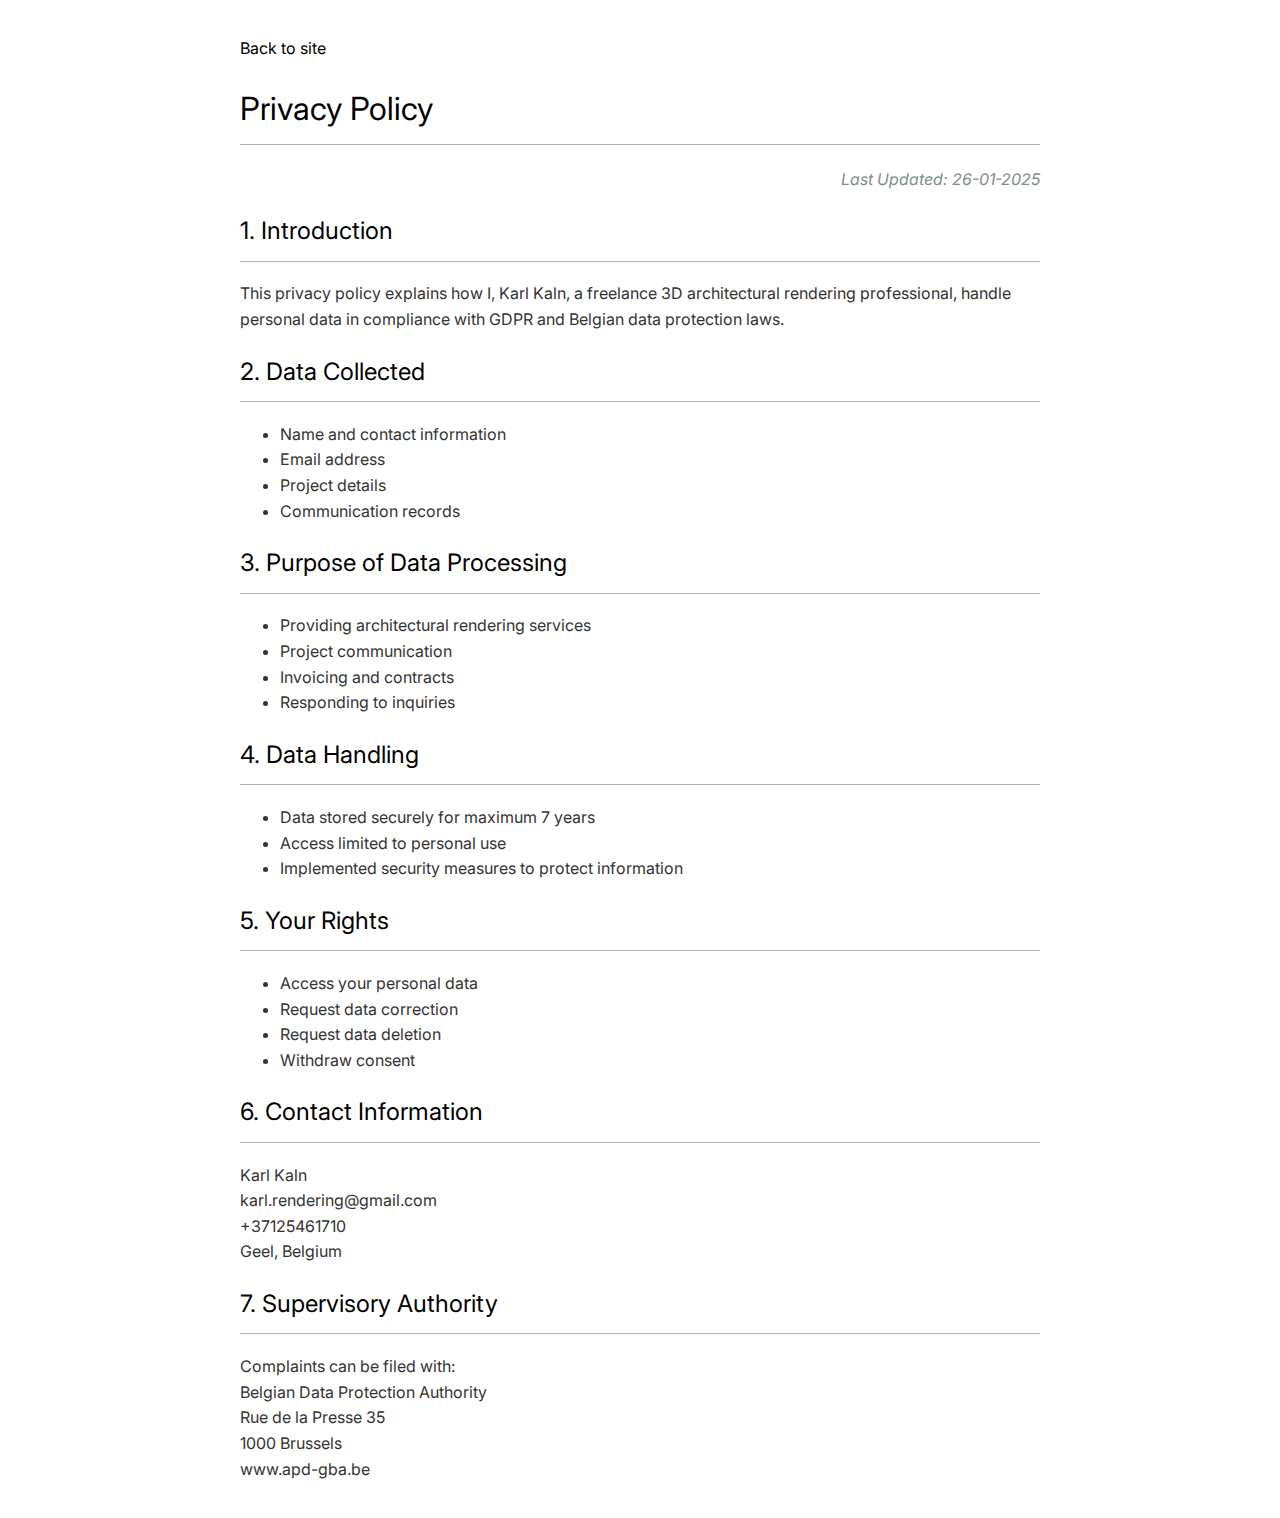
<file: privacy-policy.html>
<!doctype html>
<html lang="en">
    <head>
        <meta charset="UTF-8" />
        <meta name="viewport" content="width=device-width, initial-scale=1.0" />
        <title>Privacy Policy - Karl Kaln Architectural Rendering</title>
        <style>
            @import url("https://fonts.googleapis.com/css2?family=Inter:wght@100;200;300;400;500;600;700;800;900&display=swap");
            body {
                font-family: "Inter", sans-serif;
                line-height: 1.6;
                max-width: 800px;
                margin: 0 auto;
                padding: 20px;
                color: #333;
            }
            h1,
            h2 {
                font-weight: 400;
                color: black;
                border-bottom: 1px solid rgba(0, 0, 0, 0.3);
                padding-bottom: 10px;
            }
            .last-updated {
                font-style: italic;
                color: #7f8c8d;
                text-align: right;
            }
            a {
                text-decoration: none;
                color: black;
                background-color: blue;
            }
        </style>
    </head>
    <body>
        <a href="index.html"><p>Back to site</p></a>
        <h1>Privacy Policy</h1>
        <p class="last-updated">Last Updated: 26-01-2025</p>

        <h2>1. Introduction</h2>
        <p>
            This privacy policy explains how I, Karl Kaln, a freelance 3D architectural rendering professional, handle
            personal data in compliance with GDPR and Belgian data protection laws.
        </p>

        <h2>2. Data Collected</h2>
        <ul>
            <li>Name and contact information</li>
            <li>Email address</li>
            <li>Project details</li>
            <li>Communication records</li>
        </ul>

        <h2>3. Purpose of Data Processing</h2>
        <ul>
            <li>Providing architectural rendering services</li>
            <li>Project communication</li>
            <li>Invoicing and contracts</li>
            <li>Responding to inquiries</li>
        </ul>

        <h2>4. Data Handling</h2>
        <ul>
            <li>Data stored securely for maximum 7 years</li>
            <li>Access limited to personal use</li>
            <li>Implemented security measures to protect information</li>
        </ul>

        <h2>5. Your Rights</h2>
        <ul>
            <li>Access your personal data</li>
            <li>Request data correction</li>
            <li>Request data deletion</li>
            <li>Withdraw consent</li>
        </ul>

        <h2>6. Contact Information</h2>
        <p>
            Karl Kaln<br />
            karl.rendering@gmail.com<br />
            +37125461710<br />
            Geel, Belgium
        </p>

        <h2>7. Supervisory Authority</h2>
        <p>
            Complaints can be filed with:<br />
            Belgian Data Protection Authority<br />
            Rue de la Presse 35<br />
            1000 Brussels<br />
            www.apd-gba.be
        </p>
    </body>
</html>
</file>
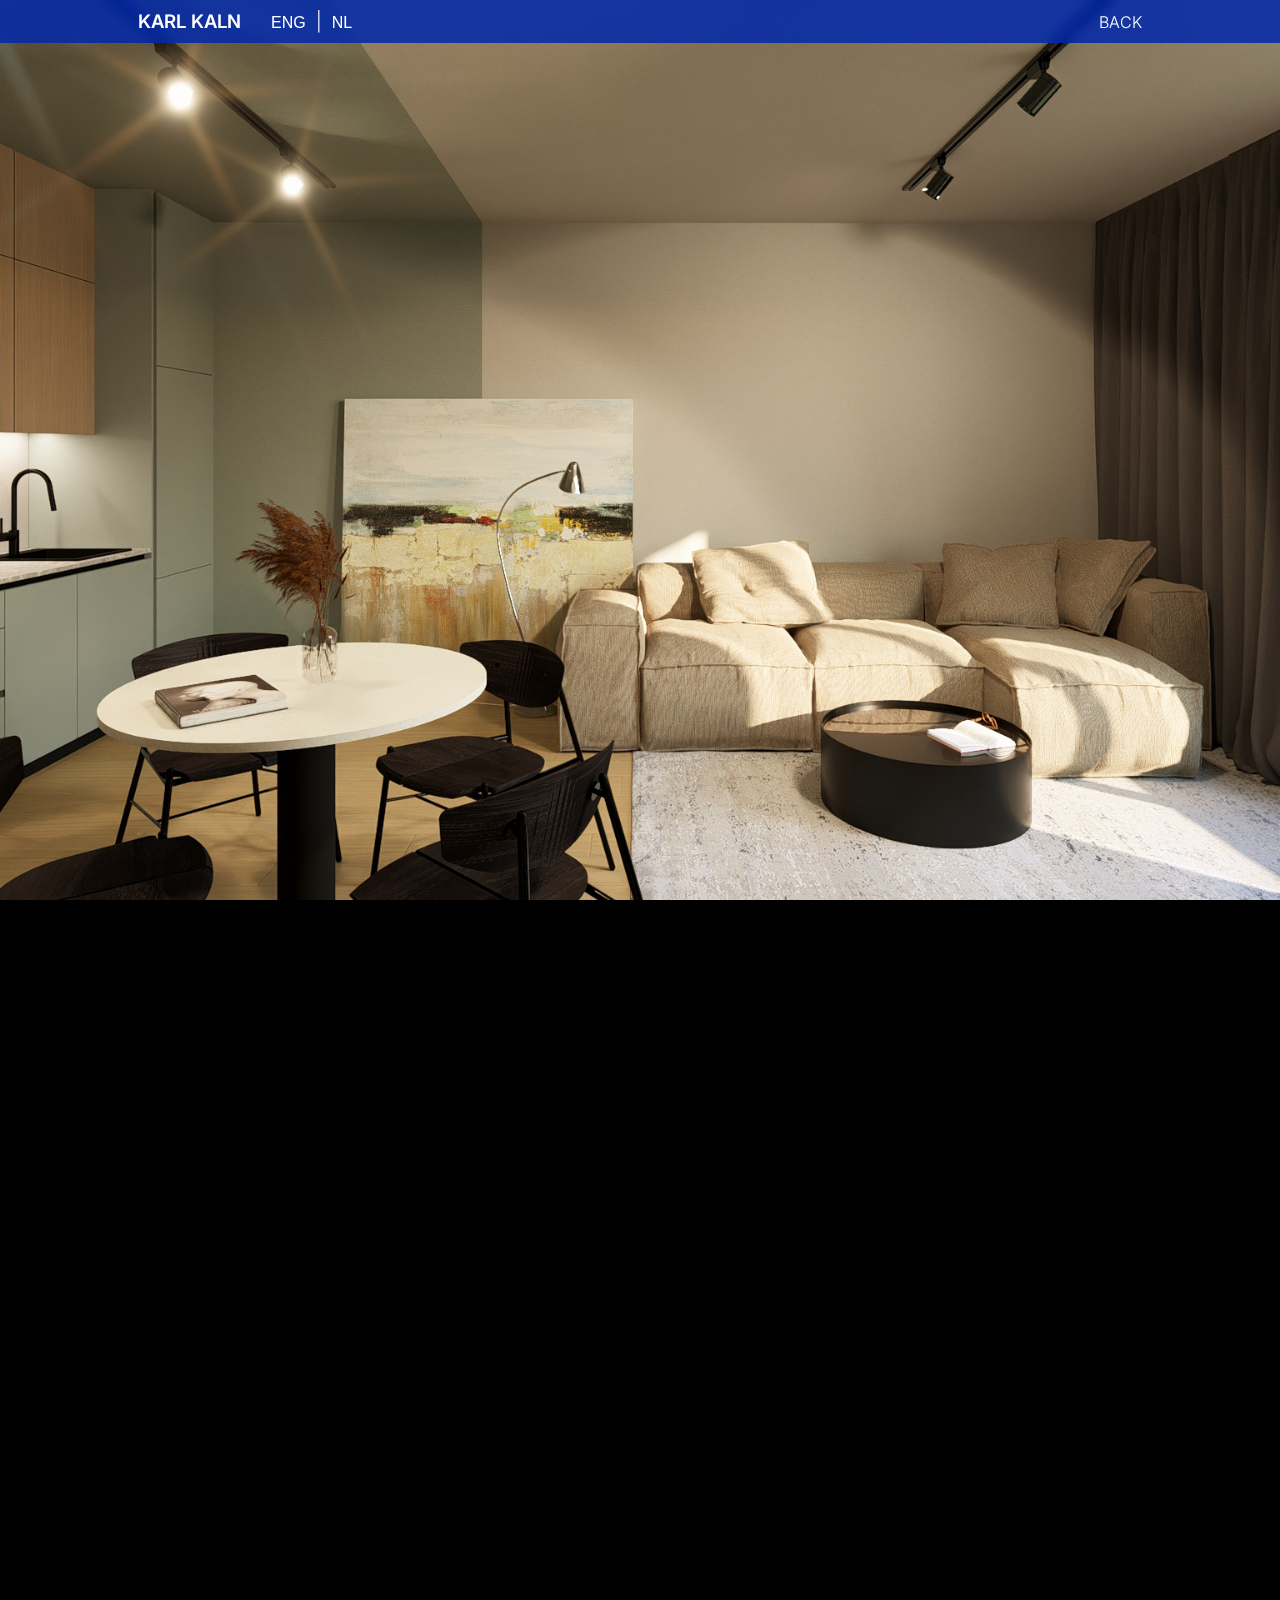
<file: project-apartment-complex.html>
<!doctype html>
<html lang="en">
    <head>
        <meta charset="UTF-8" />
        <link rel="stylesheet" href="CSS/styles.css" />
        <meta name="viewport" content="width=device-width, initial-scale=1.0" />
        <link rel="stylesheet" href="https://cdnjs.cloudflare.com/ajax/libs/font-awesome/6.5.1/css/all.min.css" />
        <link rel="icon" type="image/x-icon" href="Photos/FaviconLogo.ico" />
        <title>Karl Kaln | Portfolio Project</title>
        <meta
            name="description"
            content="Architectural visualization services by Karl Kaln. Transforming architectural designs into 3D visualizations." />
    </head>
    <body id="portfolio-project-body">
        <header>
            <div id="name-lang">
                <div id="name">
                    <a href="#"><p>KARL KALN</p></a>
                </div>
                <div id="language-choice">
                    <div id="lang-eng" class="lang-active">
                        <button type="button" class="language-button">ENG</button>
                    </div>
                    <p>|</p>
                    <div id="lang-nl">
                        <button type="button" class="language-button">NL</button>
                    </div>
                </div>
            </div>

            <div id="back-to-portfolio">
                <a href="index.html"><p>BACK</p></a>
            </div>
        </header>
        <main>
            <div id="a-complex-background"></div>
            <div id="portfolio-project-content-container">
                <div id="portfolio-project-desc-plan" class="fade">
                    <div id="portfolio-project-desc">
                        <h2>Description</h2>
                        <p>
                            Commissioned by Brook Interior Architecture in Riga, Latvia, I was responsible for producing
                            3D renderings to visualize the client’s interior design concept. Working from existing floor
                            plans and specified material finishes, I developed a cohesive design vision. Additionally, I
                            was tasked with drafting the kitchen design and technical specifications. Using Revit for
                            modeling and technical drawings, I rendered the final visuals in Lumion. The project
                            involved designing interiors for eight similar apartments per floor, balancing consistency
                            with unique details for each space.
                        </p>
                    </div>
                    <div id="portfolio-project-plan">
                        <img src="Photos/a-complex-photo-axo.jpg" alt="Interior Floor Plan Rendering" />
                    </div>
                </div>
                <div id="gallery-container">
                    <div class="gallery-heading fade">
                        <h2>Project Gallery</h2>
                    </div>
                    <div id="gallery-photos-container">
                        <div class="gallery-item fade">
                            <img src="Photos/a-complex-g-photo-1.jpg" alt="Interior Visualisation Bedroom" />
                        </div>
                        <div class="gallery-item fade">
                            <img src="Photos/a-complex-g-photo-2.jpg" alt="Interior Visualisation Kitchen" />
                        </div>
                        <div class="gallery-item fade">
                            <img src="Photos/a-complex-g-photo-3.jpg" alt="Interior Visualisation Kitchen" />
                        </div>
                        <div class="gallery-item fade">
                            <img src="Photos/a-complex-g-photo-4.jpg" alt="Interior Visualisation Living Room" />
                        </div>
                        <div class="gallery-item fade">
                            <img src="Photos/kitchen-drawing.png" />
                        </div>
                        <div class="gallery-item fade">
                            <img src="Photos/kitchen-drawing2.png" />
                        </div>
                    </div>
                </div>
            </div>
        </main>
        <script src="Javascript/fade-functionality.js"></script>
        <script src="Javascript/translation-functionality.js"></script>
    </body>
</html>
</file>
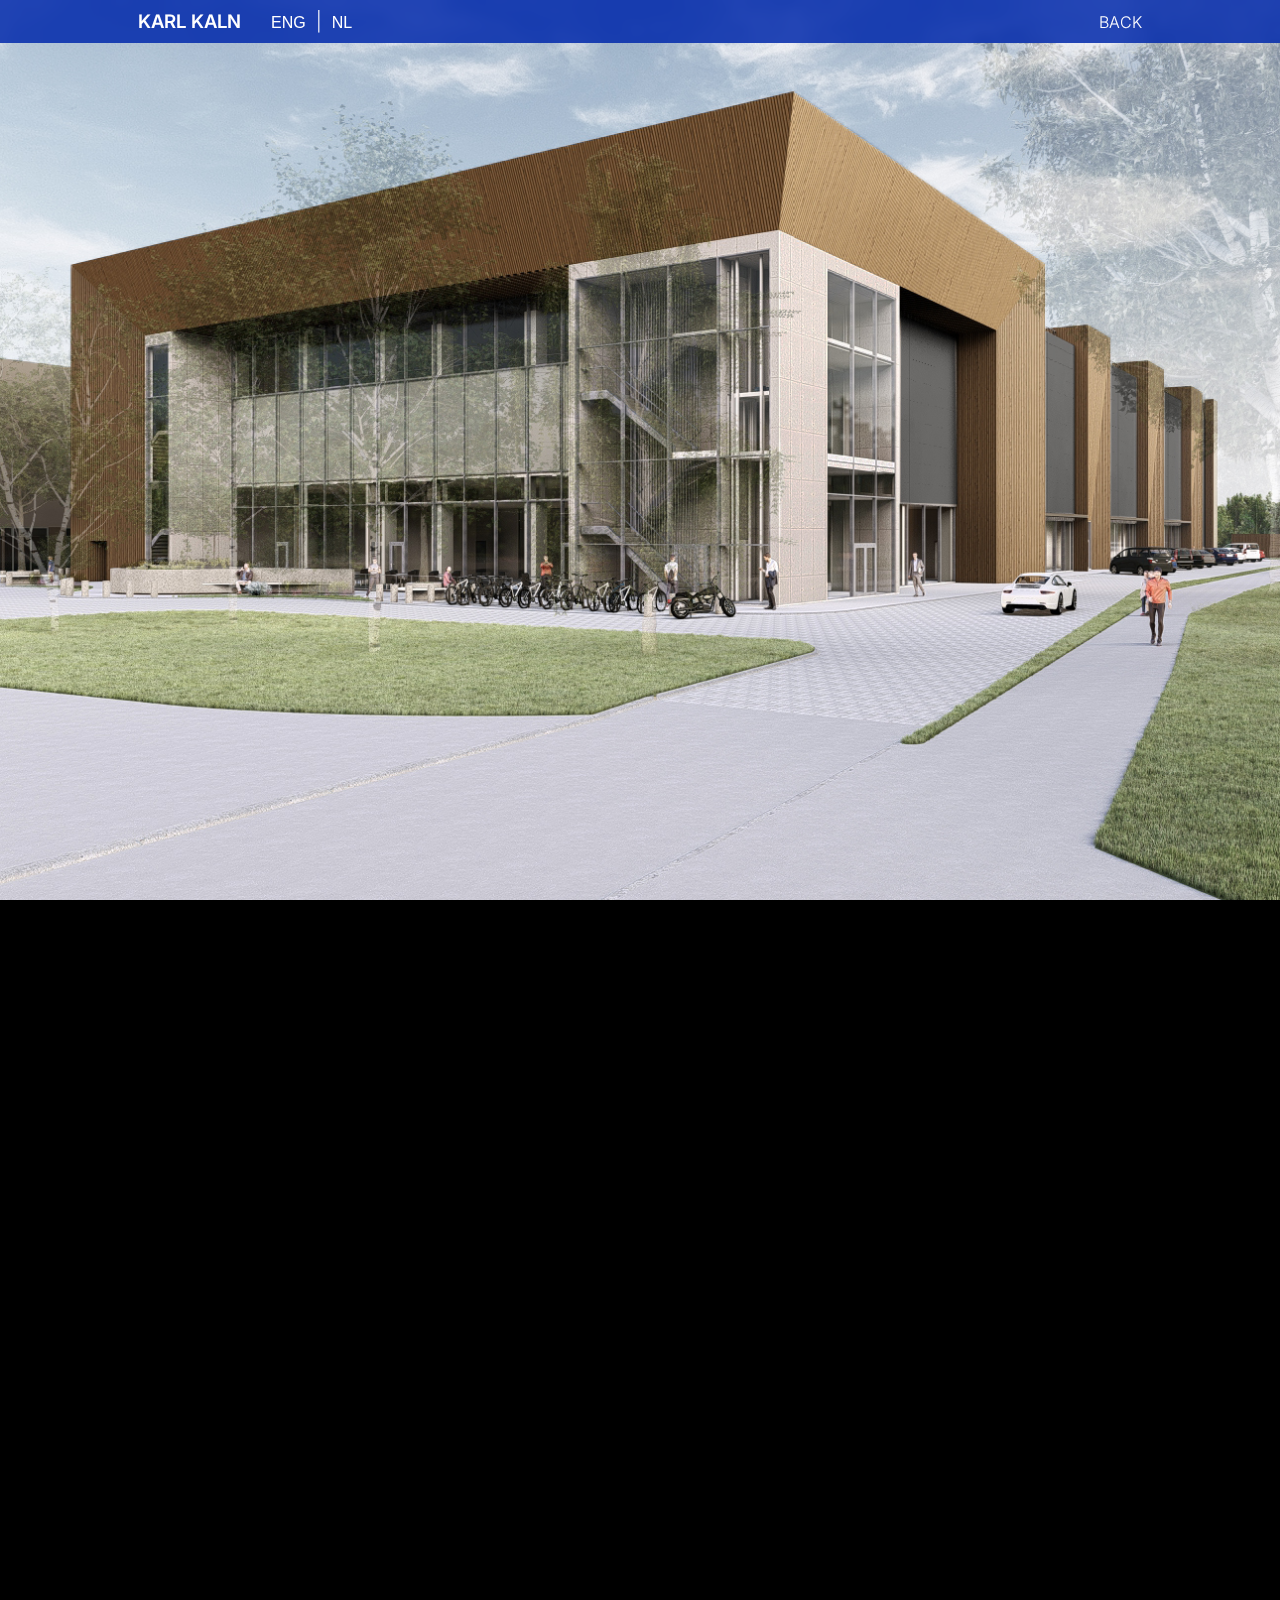
<file: project-sports-complex.html>
<!doctype html>
<html lang="en">
    <head>
        <meta charset="UTF-8" />
        <link rel="stylesheet" href="CSS/styles.css" />
        <meta name="viewport" content="width=device-width, initial-scale=1.0" />
        <link rel="stylesheet" href="https://cdnjs.cloudflare.com/ajax/libs/font-awesome/6.5.1/css/all.min.css" />
        <link rel="icon" type="image/x-icon" href="Photos/FaviconLogo.ico" />
        <title>Karl Kaln | 3D Visualization</title>
        <meta
            name="description"
            content="Architectural visualization services by Karl Kaln. Transforming architectural designs into 3D visualizations." />
    </head>
    <body id="portfolio-project-body">
        <header>
            <div id="name-lang">
                <div id="name">
                    <a href="#"><p>KARL KALN</p></a>
                </div>
                <div id="language-choice">
                    <div id="lang-eng" class="lang-active">
                        <button type="button" class="language-button">ENG</button>
                    </div>
                    <p>|</p>
                    <div id="lang-nl">
                        <button type="button" class="language-button">NL</button>
                    </div>
                </div>
            </div>

            <div id="back-to-portfolio">
                <a href="index.html"><p>BACK</p></a>
            </div>
        </header>
        <main>
            <div id="s-complex-background"></div>
            <div id="portfolio-project-content-container">
                <div id="portfolio-project-desc-plan" class="fade">
                    <div id="portfolio-project-desc">
                        <h2>Description</h2>
                        <p>
                            In 2024, I collaborated with AR-KEN4 Architectural Bureau in Riga, Latvia, on their sports
                            complex development project. As an architectural visualizer, I was responsible for crafting
                            high-quality renderings that brought the architects' innovative design to life. These
                            visuals formed a central component of a professionally designed prospectus, aimed at
                            attracting potential investors by highlighting the project’s unique strengths and market
                            potential. This work allowed me to translate complex architectural concepts into compelling
                            and effective marketing materials.
                        </p>
                    </div>
                    <div id="portfolio-project-plan">
                        <img src="Photos/s-complex-photo-int.jpg" alt="Location Site Rendering" />
                    </div>
                </div>
                <div id="gallery-container">
                    <div class="gallery-heading fade">
                        <h2>Project Gallery</h2>
                    </div>
                    <div id="gallery-photos-container">
                        <div class="gallery-item fade">
                            <img src="Photos/s-complex-g-photo-1.jpg" alt="Interior Visualisation Bedroom" />
                        </div>
                        <div class="gallery-item fade">
                            <img src="Photos/s-complex-g-photo-2.jpg" alt="Interior Visualisation Kitchen" />
                        </div>
                        <div class="gallery-item fade">
                            <img src="Photos/s-complex-g-photo-3.jpg" alt="Interior Visualisation Kitchen" />
                        </div>
                        <div class="gallery-item fade">
                            <img src="Photos/s-complex-g-photo-4.jpg" alt="Interior Visualisation Living Room" />
                        </div>
                    </div>
                </div>
            </div>
        </main>
        <script src="Javascript/fade-functionality.js"></script>
        <script src="Javascript/translation-functionality.js"></script>
    </body>
</html>
</file>
<file: CSS/styles.css>
@import url("https://fonts.googleapis.com/css2?family=Inter:wght@100;200;300;400;500;600;700;800;900&display=swap");

* {
    margin: 0;
    padding: 0;
    box-sizing: border-box;
}

html {
    font-family: "Inter", sans-serif;
    scroll-behavior: smooth;
}

h1 {
    font-size: 27pt;
}

h2 {
    font-size: 27pt;
}

h3 {
    font-weight: 500;
    font-size: 15pt;
}

p {
    font-weight: 300;
    font-size: 12pt;
}

a {
    text-decoration: none;
    color: black;
}

.text-bold {
    font-weight: bold;
    color: rgba(0, 40, 170, 0.85);
}
/*defined styling*/

/*defined distance*/
#portfolio,
#services,
#contact,
#about {
    padding-top: 80px;
    margin-top: 50px;
    margin-bottom: 20px;
    width: 95%;
    margin-right: auto;
    margin-left: auto;
}
#portfolio h2 {
    margin-bottom: 60px;
}

/*header nav bar*/
header {
    padding: 10px;
    background-color: rgba(0, 40, 170, 0.85);
    backdrop-filter: blur(5px); /* Blurs the content behind */
    position: fixed;
    top: 0;
    width: 100%;
    display: flex;
    justify-content: space-between;
    z-index: 1000;
}

header p {
    font-size: 14pt;
    font-weight: 600;
    text-decoration: none;
    color: white;
}

#menu-nav p {
    display: none;
}

#menu {
    display: flex;
    justify-content: center;
    align-content: center;
}

#menu-bar {
    display: flex;
    justify-content: center;
    align-items: center;
}

#name-lang {
    display: flex;
    align-items: center;
    gap: 30px;
}

#language-choice {
    display: flex;
    align-items: center;
    gap: 10px;
}

#language-choice button,
#language-choice p {
    font-weight: 300;
    color: white;
    background: transparent;
    border: none;
    cursor: pointer;
}

#lang-eng button:hover,
#lang-nl button:hover {
    transform: scale(1.1);
    transition: transform 1s ease;
}

#name p:hover {
    transform: scale(1.1);
    transition: transform 1.5s ease;
}

#back-to-portfolio {
    display: flex;
    justify-content: center;
    align-items: center;
}

#back-to-portfolio p {
    font-weight: 300;
}

#language-choice button,
#back-to-portfolio p {
    font-size: 12pt;
}
/*header nav bar*/

/*home*/
#home {
    width: 95%;
    min-height: 100vh;
    margin-right: auto;
    margin-left: auto;
    display: flex;
    flex-direction: column;
    justify-content: space-between;
}

#home-container {
    background-color: rgba(250, 250, 260);
    box-shadow: 0 5px 30px rgba(0, 0, 0, 0.4);
    margin-bottom: 50px;
}

#home-content {
    display: flex;
    flex-direction: column;
    gap: 10px;
}

#home-head {
    margin-top: 80px;
}

#home-portrait img {
    padding-left: 40px;
    padding-right: 40px;
    padding-top: 40px;
    max-width: 100%;
    height: auto;
    display: block;
}
/*home*/

/*about*/
#about p {
    margin-top: 15px;
}
#about img {
    margin-top: 15px;
    max-width: 100%;
    height: auto;
}
/*about*/

/*portfolio*/
#portfolio-projects {
    display: flex;
    flex-direction: column;
    gap: 80px;
}

#portfolio-text {
    margin-top: 15px;
    margin-bottom: 100px;
}

#p-1-cover img,
#p-2-cover img,
#p-3-cover img,
#p-4-cover img{
    margin-top: 20px;
    max-width: 100%;
    height: auto;
}

.portfolio-photo {
    display: flex;
    flex-direction: column;
    justify-content: center;
    align-items: center;
    position: relative;
}

.portfolio-link {
    position: absolute;
    top: 20px;
    left: 0;
}

.portfolio-link p {
    font-size: 11pt;
    width: 100px;
    padding: 4px;
    background-color: rgba(0, 0, 0, 0.4);
    display: flex;
    justify-content: center;
    align-items: center;
    color: white;
}

.portfolio-link p:hover {
    background-color: rgba(0, 0, 0, 0.9);
    transition: background-color 1s ease;
}

/*portfolio*/

/*services*/

#services-list {
    margin-top: 40px;
    display: flex;
    flex-direction: column;
    gap: 40px;
}

.service img {
    height: 100%;
    width: auto;
}

.service {
    display: flex;
    gap: 40px;
}

#services-list h4 {
    font-weight: 300;
    font-size: 18pt;
}

#services-list p {
    margin-top: 40px;
}

.service-desc-img img {
    max-width: 100%;
    height: auto;
    margin-top: 40px;
}

.service-container {
    margin-top: 50px;
}

.service img:hover {
    transform: scale(1.2);
    transition: transform 1s ease;
}

/*services*/

/*contact*/

#contact-email-phone {
    margin-top: 40px;
    display: flex;
    flex-direction: column;
    gap: 20px;
}

#email,
#phone {
    font-weight: 500;
}

#contact-message-call {
    margin-top: 50px;
    display: flex;
    flex-direction: column;
    gap: 40px;
}

#contact-message-call p {
    display: inline-block;
    background-color: rgba(0, 40, 170, 0.85);
    padding-left: 20px;
    padding-right: 20px;
    padding-top: 8px;
    padding-bottom: 8px;
    border-radius: 25px;
    color: white;
    font-weight: 300;
}

#contact-message-call p:hover {
    background-color: black;
    transform: scale(1.05);
    transition:
        background-color 1s ease,
        transform 1s ease;
}

/*contact*/

/*footer*/

footer {
    margin-top: 250px;
    background-color: #f4f4f6;
}

#footer-nav {
    display: flex;
    flex-direction: column;
    gap: 20px;
    padding-top: 50px;
    margin-bottom: 80px;
}

#footer-nav i {
    color: rgba(0, 40, 170, 0.85);
}

#footer-nav-linkedin p,
#footer-nav-top p {
    display: inline-block;
}

#footer-nav-linkedin,
#footer-nav-top {
    display: flex;
    justify-content: center;
}

#footer-info {
    display: flex;
    flex-direction: column;
    gap: 5px;
    padding-bottom: 20px;
}

#footer-copyright,
#footer-policy {
    display: flex;
    justify-content: center;
    align-content: center;
}

#footer-copyright p,
#footer-policy p {
    font-size: 10px;
}

footer a:hover {
    transform: scale(1.1);
    transition: transform 1s ease;
}

/*apartment complex background styling*/
#a-complex-background {
    width: 100%;
    min-height: 100vh;
    background-image: url(../Photos/a-complex-photo-background.jpg);
    background-size: cover;
    background-position: center;
    background-repeat: no-repeat;
    animation: slideLeftToRight 120s infinite; /* Apply the animation */
}
/*apartment complex background styling*/

/*sports complex background styling*/
#s-complex-background {
    width: 100%;
    min-height: 100vh;
    background-image: url(../Photos/s-complex-g-photo-2.jpg);
    background-size: cover;
    background-position: center;
    background-repeat: no-repeat;
}
/*sports complex background styling*/

/*portfolio project styling*/
#portfolio-project-body {
    background-color: black;
    color: white;
}

#portfolio-project-content-container {
    margin-right: 3%;
    margin-left: 3%;
    padding-top: 50px;
}

#portfolio-project-plan img,
#portfolio-project-location img {
    margin-top: 50px;
    height: auto;
    width: 100%;
}

#portfolio-project-desc {
    margin-top: 150px;
}

#portfolio-project-desc p {
    margin-top: 20px;
}

#gallery-container {
    margin-top: 150px;
    margin-bottom: 30px;
}

#gallery-container h2 {
    margin-bottom: 20px;
}

#gallery-container img {
    height: auto;
    width: 100%;
    display: block;
}

#gallery-photos-container {
    display: grid;
    grid-template-columns: 1fr;
    gap: 20px;
}
/*portfolio project styling*/

/*MEDIUM DEVICES*/
@media screen and (min-width: 750px) {
    /*medium device font sizes*/
    h1 {
        font-size: 32pt;
    }

    h2 {
        font-size: 32pt;
    }

    h3 {
        font-size: 18pt;
    }

    p {
        font-size: 12pt;
    }

    #footer-copyright p,
    #footer-policy p {
        font-size: 10pt;
    }
    /*medium device font sizes*/

    /*home medium*/
    #home {
        min-height: 50vh;
        display: flex;
        flex-direction: row;
    }

    #home-content {
        flex: 50%;
    }

    #home-portrait {
        margin-top: 60px;
        flex: 50%;
    }
    /*home medium*/

    /*about medium*/
    #about-text {
        display: flex;
        flex-direction: column;
        gap: 50px;
    }
    #about-text-photo-container {
        display: flex;
        align-items: center;
        gap: 50px;
    }

    /*about medium*/

    /*contact medium*/
    #contact-content {
        display: flex;
        flex-direction: row;
        justify-content: space-evenly;
    }
    /*contact medium*/

    /*menu medium*/
    #menu-bar svg {
        margin-right: 30px;
    }
    /*menu medium*/
}

/*LARGE DEVICES*/
@media screen and (min-width: 1050px) {
    /*large device font sizes*/
    h1 {
        font-size: 32pt;
    }

    h2 {
        font-size: 32pt;
    }

    h3 {
        font-size: 18pt;
    }

    p {
        font-size: 13pt;
    }
    /*large device font sizes*/

    /*content width large*/
    #portfolio,
    #services,
    #contact,
    #about {
        max-width: 1000px;
        margin-right: auto;
        margin-left: auto;
        margin-top: 70px;
    }

    #home {
        max-width: 1000px;
        margin-right: auto;
        margin-left: auto;
    }
    /*content width large*/

    /*menu bar large*/

    #menu-bar svg {
        display: none;
    }

    #menu-nav p {
        display: block;
        font-weight: 300;
    }

    #menu-nav p:hover,
    #back-to-portfolio p:hover {
        transform: scale(1.1);
        transition: transform 1s ease;
    }

    #name {
        margin-left: 10vw;
    }

    #menu-nav {
        margin-right: 10vw;
        display: flex;
        gap: 100px;
    }

    #back-to-portfolio {
        margin-right: 10vw;
    }
    /*menu bar large*/

    /*home large*/
    #home {
        min-height: 50vh;
        display: flex;
        flex-direction: row;
    }

    #home-content {
        flex: 60%;
    }

    #home-portrait {
        margin-top: 60px;
        flex: 40%;
    }
    /*home large*/

    /*service large*/
    .service-desc-img {
        display: flex;
        gap: 50px;
    }
    .service-desc {
        flex: 1;
    }
    .service-img {
        flex: 1;
    }

    /*portfolio project styling for large devices*/

    #portfolio-project-desc-plan {
        gap: 50px;
        display: flex;
    }

    #portfolio-project-desc {
        flex: 1;
    }
    #portfolio-project-plan {
        flex: 1;
    }

    #gallery-photos-container {
        display: grid;
        grid-template-columns: 1fr 1fr;
        gap: 20px;
    }

    /*portfolio project styling for large devices*/
}

/*EXTRA LARGE DEVICES*/
@media screen and (min-width: 1600px) {
    /*home extra large*/
    /*
    #home-content h1 {
        margin-top: 80px;
    }
    */
    /*home extra large*/
}

/*defined animations*/
.fade {
    opacity: 0;
    transform: translateY(30px); /* Starts a little below */
    transition:
        opacity 1s ease-out,
        transform 1.5s ease-out;
}

.fade.visible {
    opacity: 1;
    transform: translateY(0); /* Moves to its original position */
}
@keyframes slideLeftToRight {
    0% {
        background-position: 0% center; /* Start from the left */
    }
    50% {
        background-position: 100% center; /* Move to the right */
    }
    100% {
        background-position: 0% center; /* Return to the left */
    }
}
@keyframes zoomInOut {
    0% {
        background-size: 100%;
    }
    50% {
        background-size: 120%;
    }
    100% {
        background-size: 100%;
    }
}
/*defined animations*/
</file>
